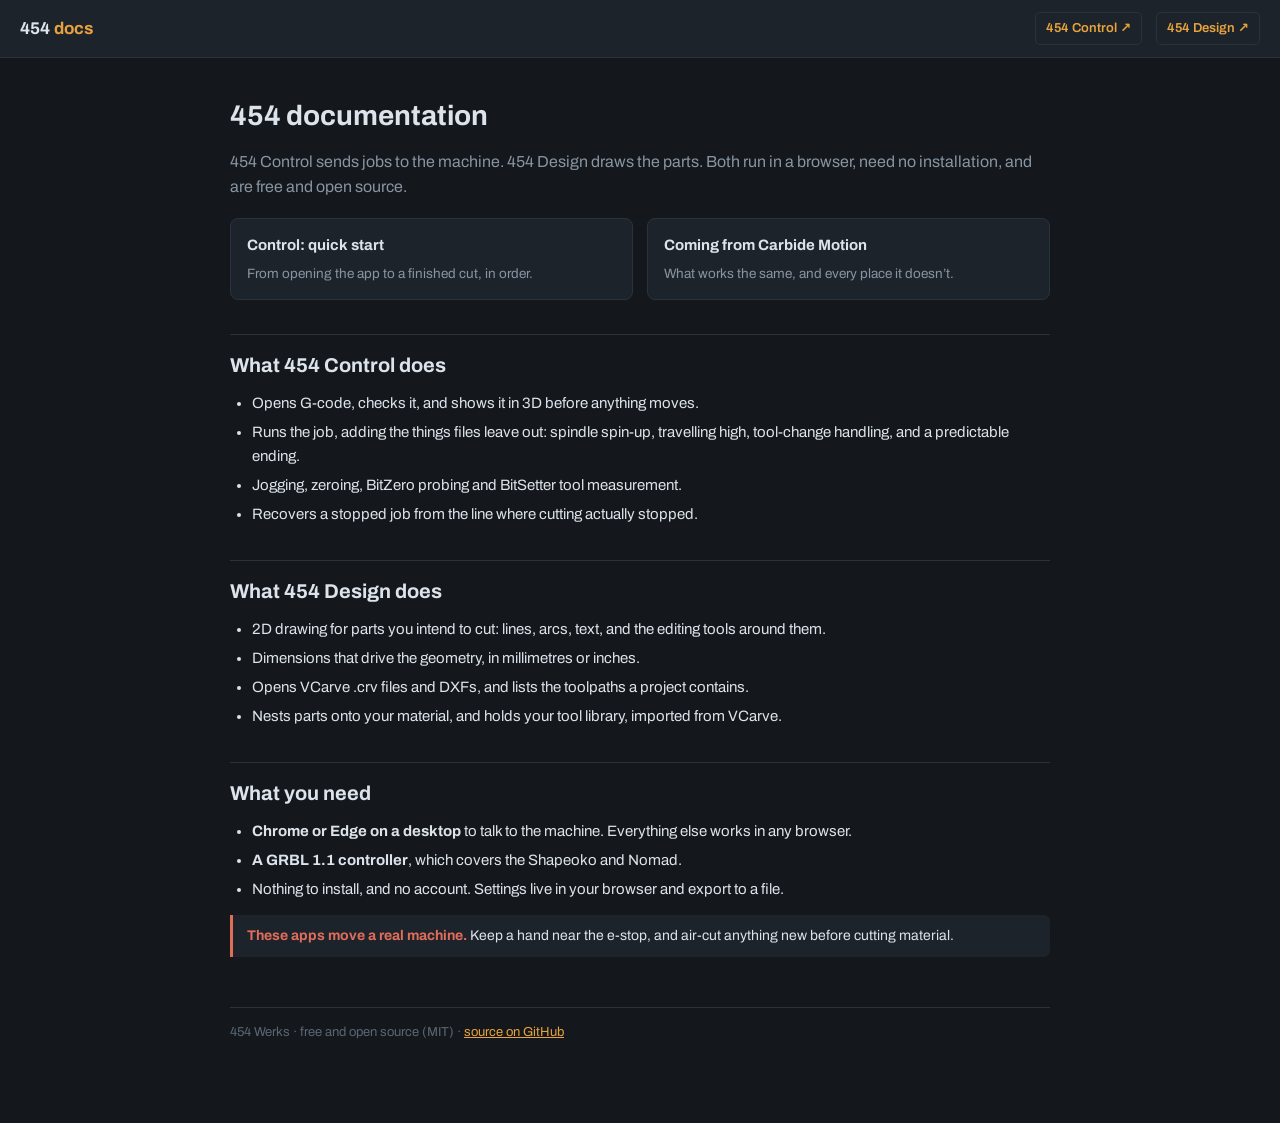
<file: docs/index.html>
<!DOCTYPE html>
<html lang="en">
<head>
<meta charset="UTF-8">
<meta name="viewport" content="width=device-width, initial-scale=1.0">
<title>Documentation · 454 docs</title>
<link rel="preconnect" href="https://fonts.googleapis.com">
<link href="https://fonts.googleapis.com/css2?family=Archivo:wght@400;500;600;700&family=JetBrains+Mono:wght@400;500&display=swap" rel="stylesheet">
<link rel="stylesheet" href="docs.css">
</head>
<body>
<header>
  <a class="brand" href="index.html">454<span> docs</span></a>
  <div class="spacer"></div>
  <a class="app" href="../index.html">454 Control &#8599;</a>
  <a class="app" href="../design.html">454 Design &#8599;</a>
</header>
<div class="wrap">

<h1>454 documentation</h1>
<p class="lede">454 Control sends jobs to the machine. 454 Design draws the parts. Both run in a
browser, need no installation, and are free and open source.</p>

<div class="cards">
  <a class="card" href="control-quickstart.html"><b>Control: quick start</b>
    <span>From opening the app to a finished cut, in order.</span></a>
  <a class="card" href="carbide-motion.html"><b>Coming from Carbide Motion</b>
    <span>What works the same, and every place it doesn&rsquo;t.</span></a>
</div>

<h2>What 454 Control does</h2>
<ul>
  <li>Opens G-code, checks it, and shows it in 3D before anything moves.</li>
  <li>Runs the job, adding the things files leave out: spindle spin-up, travelling high,
      tool-change handling, and a predictable ending.</li>
  <li>Jogging, zeroing, BitZero probing and BitSetter tool measurement.</li>
  <li>Recovers a stopped job from the line where cutting actually stopped.</li>
</ul>

<h2>What 454 Design does</h2>
<ul>
  <li>2D drawing for parts you intend to cut: lines, arcs, text, and the editing tools around them.</li>
  <li>Dimensions that drive the geometry, in millimetres or inches.</li>
  <li>Opens VCarve .crv files and DXFs, and lists the toolpaths a project contains.</li>
  <li>Nests parts onto your material, and holds your tool library, imported from VCarve.</li>
</ul>

<h2>What you need</h2>
<ul>
  <li><b>Chrome or Edge on a desktop</b> to talk to the machine. Everything else works in any browser.</li>
  <li><b>A GRBL 1.1 controller</b>, which covers the Shapeoko and Nomad.</li>
  <li>Nothing to install, and no account. Settings live in your browser and export to a file.</li>
</ul>

<div class="warn"><b>These apps move a real machine.</b>
Keep a hand near the e-stop, and air-cut anything new before cutting material.</div>

<footer>454 Werks &middot; free and open source (MIT) &middot; <a href="https://github.com/ctredway/kerf-repo">source on GitHub</a></footer>
</div>
<script>
// follow whatever theme and accent were chosen in the apps
(function(){
  var ACCENTS = {gold:'#e8a33d', red:'#e0533d', blue:'#4d9be6', green:'#4cc46a', purple:'#b07fe0', teal:'#3fbfae'};
  function hexToRgb(h){
    h = String(h||'').replace('#','');
    if (h.length === 3) h = h[0]+h[0]+h[1]+h[1]+h[2]+h[2];
    var v = parseInt(h,16);
    return isFinite(v) ? {r:(v>>16)&255, g:(v>>8)&255, b:v&255} : {r:232,g:163,b:61};
  }
  function apply(){
    var t = {};
    try{ t = JSON.parse(localStorage.getItem('454-theme') || '{}') || {}; }catch(e){}
    var hex = t.accent === 'custom' ? (t.accentHex || ACCENTS.gold) : (ACCENTS[t.accent] || ACCENTS.gold);
    var c = hexToRgb(hex), root = document.documentElement;
    root.setAttribute('data-theme', t.theme === 'light' ? 'light' : 'dark');
    root.style.setProperty('--amber', hex);
    root.style.setProperty('--accent-soft', 'rgba('+c.r+','+c.g+','+c.b+',.16)');
    root.style.setProperty('--accent-faint', 'rgba('+c.r+','+c.g+','+c.b+',.08)');
    var lum = (0.299*c.r + 0.587*c.g + 0.114*c.b)/255;
    root.style.setProperty('--on-accent', lum > 0.6 ? '#14181d' : '#fff');
  }
  apply();
  window.addEventListener('storage', function(e){ if (e.key === '454-theme') apply(); });
})();
</script>
</body>
</html>
</file>
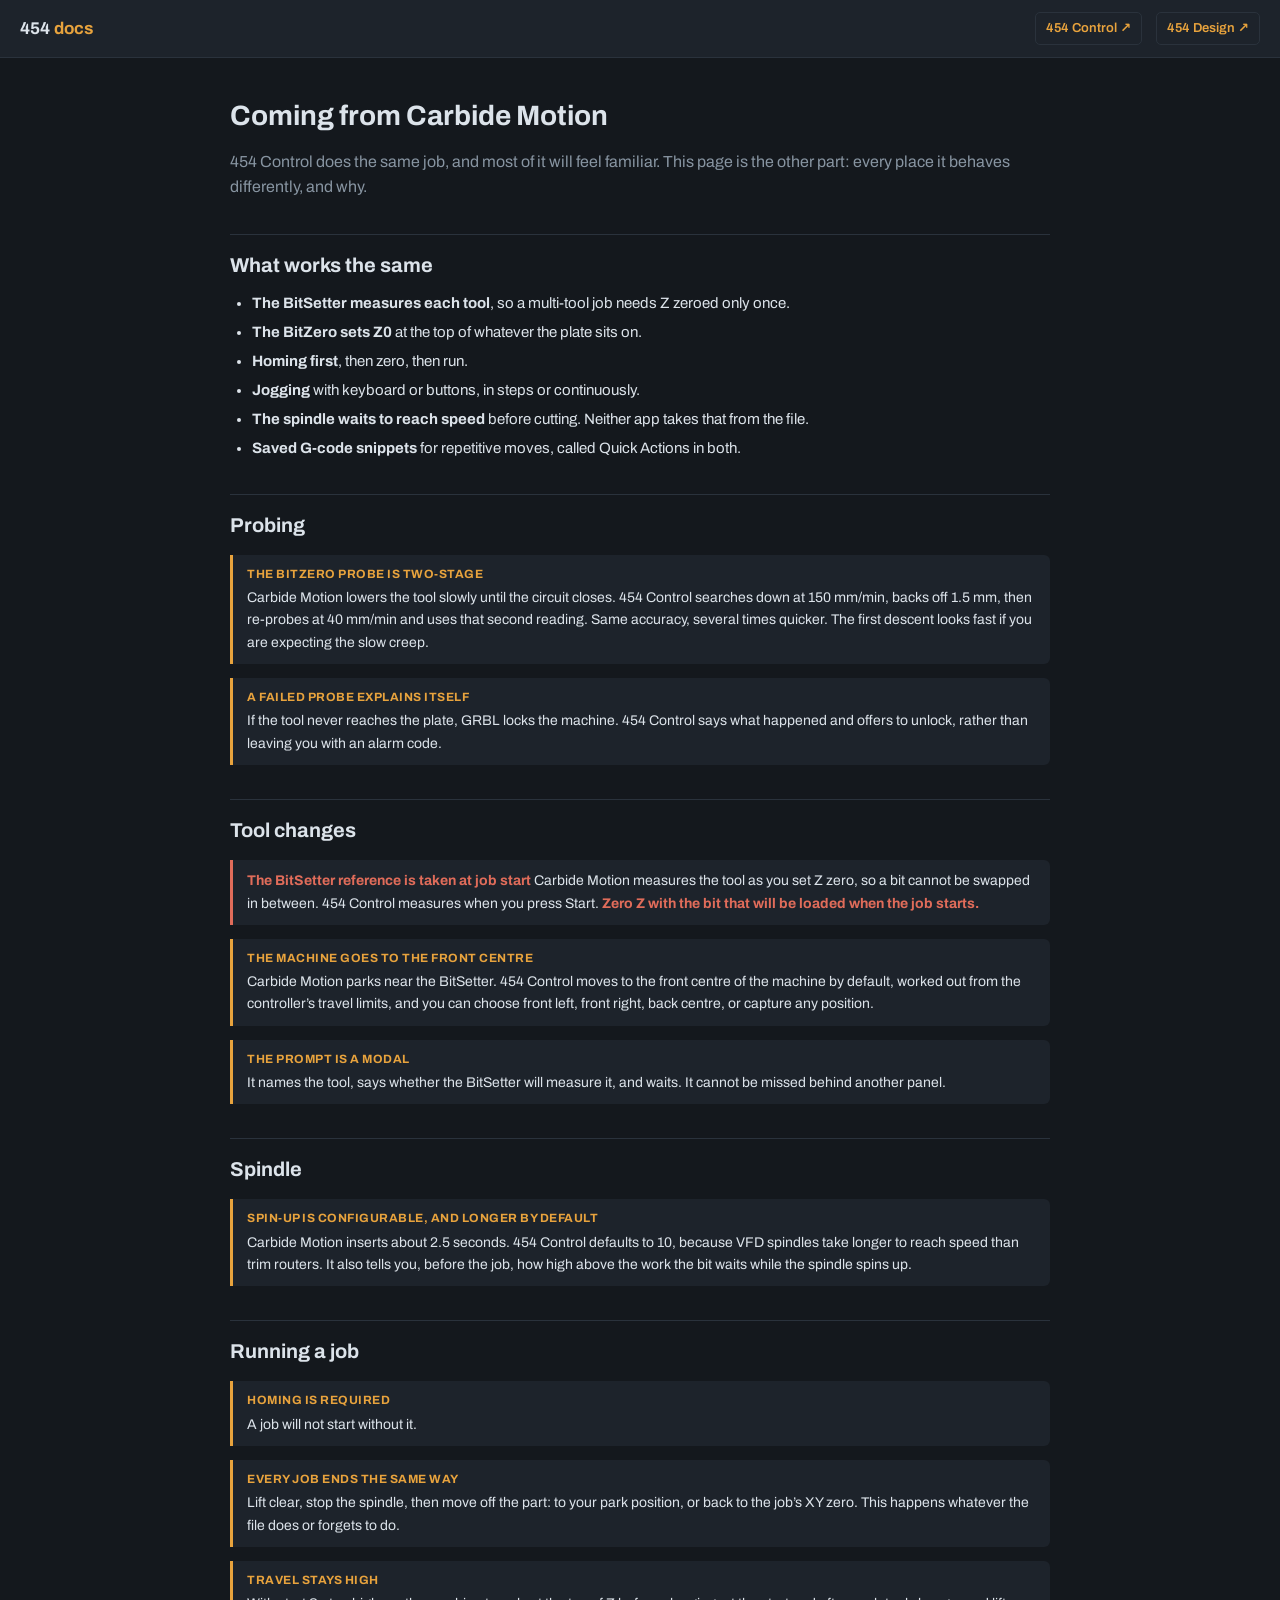
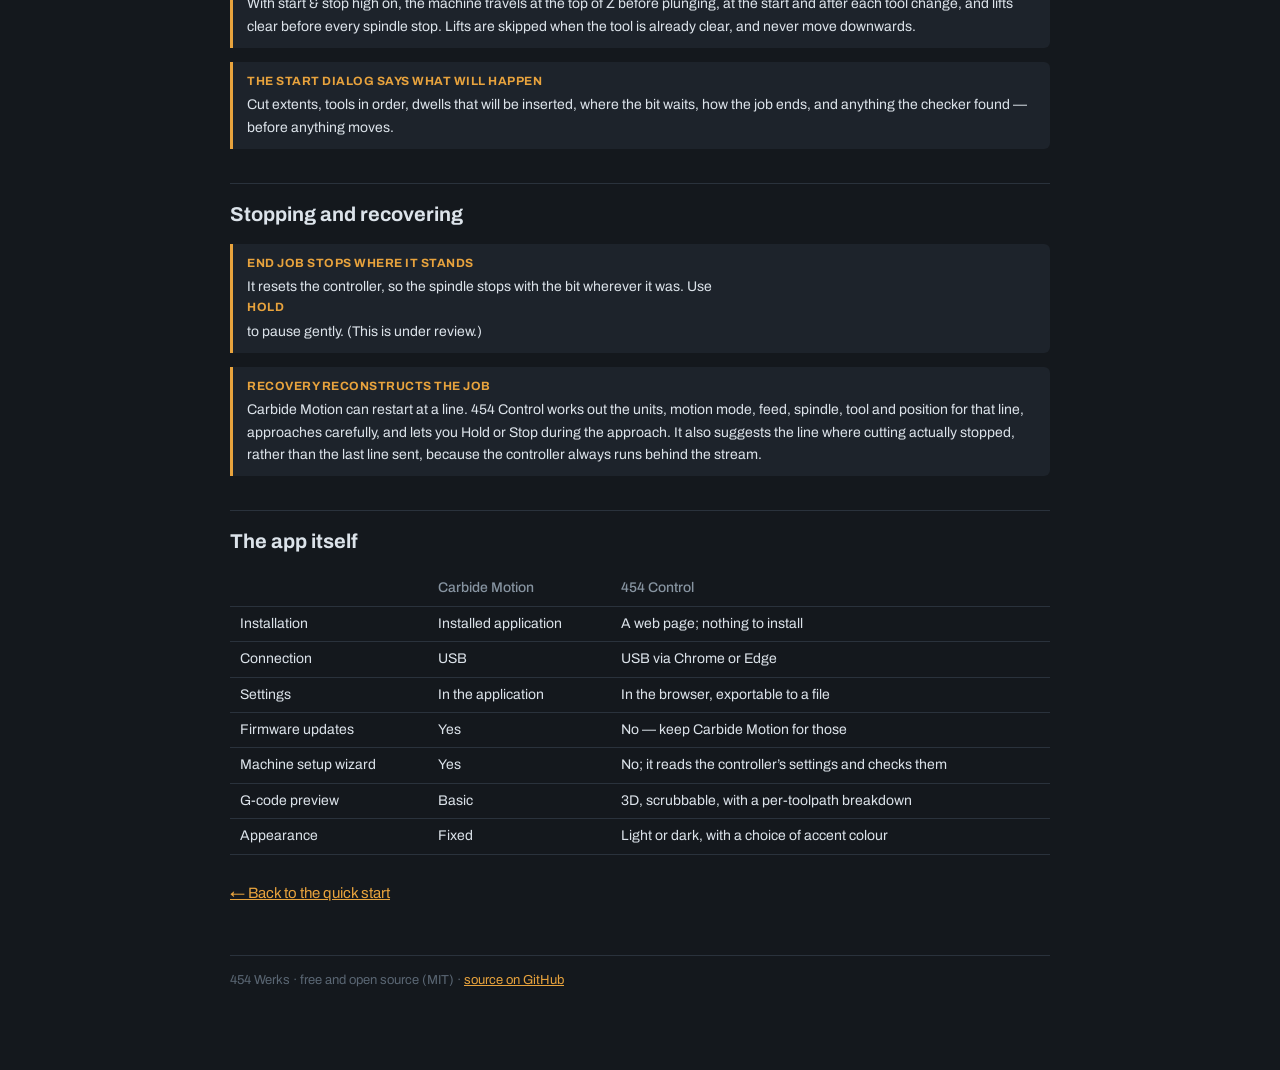
<file: docs/carbide-motion.html>
<!DOCTYPE html>
<html lang="en">
<head>
<meta charset="UTF-8">
<meta name="viewport" content="width=device-width, initial-scale=1.0">
<title>Coming from Carbide Motion · 454 docs</title>
<link rel="preconnect" href="https://fonts.googleapis.com">
<link href="https://fonts.googleapis.com/css2?family=Archivo:wght@400;500;600;700&family=JetBrains+Mono:wght@400;500&display=swap" rel="stylesheet">
<link rel="stylesheet" href="docs.css">
</head>
<body>
<header>
  <a class="brand" href="index.html">454<span> docs</span></a>
  <div class="spacer"></div>
  <a class="app" href="../index.html">454 Control &#8599;</a>
  <a class="app" href="../design.html">454 Design &#8599;</a>
</header>
<div class="wrap">

<h1>Coming from Carbide Motion</h1>
<p class="lede">454 Control does the same job, and most of it will feel familiar. This page is the
other part: every place it behaves differently, and why.</p>

<h2>What works the same</h2>
<ul>
  <li><b>The BitSetter measures each tool</b>, so a multi-tool job needs Z zeroed only once.</li>
  <li><b>The BitZero sets Z0</b> at the top of whatever the plate sits on.</li>
  <li><b>Homing first</b>, then zero, then run.</li>
  <li><b>Jogging</b> with keyboard or buttons, in steps or continuously.</li>
  <li><b>The spindle waits to reach speed</b> before cutting. Neither app takes that from the file.</li>
  <li><b>Saved G-code snippets</b> for repetitive moves, called Quick Actions in both.</li>
</ul>

<h2>Probing</h2>
<div class="cm diff"><b>The BitZero probe is two-stage</b>
Carbide Motion lowers the tool slowly until the circuit closes. 454 Control searches down at
150 mm/min, backs off 1.5 mm, then re-probes at 40 mm/min and uses that second reading. Same
accuracy, several times quicker. The first descent looks fast if you are expecting the slow creep.</div>

<div class="cm diff"><b>A failed probe explains itself</b>
If the tool never reaches the plate, GRBL locks the machine. 454 Control says what happened and
offers to unlock, rather than leaving you with an alarm code.</div>

<h2>Tool changes</h2>
<div class="warn"><b>The BitSetter reference is taken at job start</b>
Carbide Motion measures the tool as you set Z zero, so a bit cannot be swapped in between.
454 Control measures when you press Start. <b>Zero Z with the bit that will be loaded when the
job starts.</b></div>

<div class="cm diff"><b>The machine goes to the front centre</b>
Carbide Motion parks near the BitSetter. 454 Control moves to the front centre of the machine by
default, worked out from the controller&rsquo;s travel limits, and you can choose front left, front
right, back centre, or capture any position.</div>

<div class="cm diff"><b>The prompt is a modal</b>
It names the tool, says whether the BitSetter will measure it, and waits. It cannot be missed
behind another panel.</div>

<h2>Spindle</h2>
<div class="cm diff"><b>Spin-up is configurable, and longer by default</b>
Carbide Motion inserts about 2.5 seconds. 454 Control defaults to 10, because VFD spindles take
longer to reach speed than trim routers. It also tells you, before the job, how high above the
work the bit waits while the spindle spins up.</div>

<h2>Running a job</h2>
<div class="cm diff"><b>Homing is required</b>
A job will not start without it.</div>

<div class="cm diff"><b>Every job ends the same way</b>
Lift clear, stop the spindle, then move off the part: to your park position, or back to the
job&rsquo;s XY zero. This happens whatever the file does or forgets to do.</div>

<div class="cm diff"><b>Travel stays high</b>
With start &amp; stop high on, the machine travels at the top of Z before plunging, at the start and
after each tool change, and lifts clear before every spindle stop. Lifts are skipped when the tool
is already clear, and never move downwards.</div>

<div class="cm diff"><b>The start dialog says what will happen</b>
Cut extents, tools in order, dwells that will be inserted, where the bit waits, how the job ends,
and anything the checker found &mdash; before anything moves.</div>

<h2>Stopping and recovering</h2>
<div class="cm diff"><b>End job stops where it stands</b>
It resets the controller, so the spindle stops with the bit wherever it was. Use <b>Hold</b> to
pause gently. (This is under review.)</div>

<div class="cm diff"><b>Recovery reconstructs the job</b>
Carbide Motion can restart at a line. 454 Control works out the units, motion mode, feed, spindle,
tool and position for that line, approaches carefully, and lets you Hold or Stop during the
approach. It also suggests the line where cutting actually stopped, rather than the last line sent,
because the controller always runs behind the stream.</div>

<h2>The app itself</h2>
<table>
  <tr><th></th><th>Carbide Motion</th><th>454 Control</th></tr>
  <tr><td>Installation</td><td>Installed application</td><td>A web page; nothing to install</td></tr>
  <tr><td>Connection</td><td>USB</td><td>USB via Chrome or Edge</td></tr>
  <tr><td>Settings</td><td>In the application</td><td>In the browser, exportable to a file</td></tr>
  <tr><td>Firmware updates</td><td>Yes</td><td>No &mdash; keep Carbide Motion for those</td></tr>
  <tr><td>Machine setup wizard</td><td>Yes</td><td>No; it reads the controller&rsquo;s settings and checks them</td></tr>
  <tr><td>G-code preview</td><td>Basic</td><td>3D, scrubbable, with a per-toolpath breakdown</td></tr>
  <tr><td>Appearance</td><td>Fixed</td><td>Light or dark, with a choice of accent colour</td></tr>
</table>

<p style="margin-top:26px"><a href="control-quickstart.html">&larr; Back to the quick start</a></p>

<footer>454 Werks &middot; free and open source (MIT) &middot; <a href="https://github.com/ctredway/kerf-repo">source on GitHub</a></footer>
</div>
<script>
// follow whatever theme and accent were chosen in the apps
(function(){
  var ACCENTS = {gold:'#e8a33d', red:'#e0533d', blue:'#4d9be6', green:'#4cc46a', purple:'#b07fe0', teal:'#3fbfae'};
  function hexToRgb(h){
    h = String(h||'').replace('#','');
    if (h.length === 3) h = h[0]+h[0]+h[1]+h[1]+h[2]+h[2];
    var v = parseInt(h,16);
    return isFinite(v) ? {r:(v>>16)&255, g:(v>>8)&255, b:v&255} : {r:232,g:163,b:61};
  }
  function apply(){
    var t = {};
    try{ t = JSON.parse(localStorage.getItem('454-theme') || '{}') || {}; }catch(e){}
    var hex = t.accent === 'custom' ? (t.accentHex || ACCENTS.gold) : (ACCENTS[t.accent] || ACCENTS.gold);
    var c = hexToRgb(hex), root = document.documentElement;
    root.setAttribute('data-theme', t.theme === 'light' ? 'light' : 'dark');
    root.style.setProperty('--amber', hex);
    root.style.setProperty('--accent-soft', 'rgba('+c.r+','+c.g+','+c.b+',.16)');
    root.style.setProperty('--accent-faint', 'rgba('+c.r+','+c.g+','+c.b+',.08)');
    var lum = (0.299*c.r + 0.587*c.g + 0.114*c.b)/255;
    root.style.setProperty('--on-accent', lum > 0.6 ? '#14181d' : '#fff');
  }
  apply();
  window.addEventListener('storage', function(e){ if (e.key === '454-theme') apply(); });
})();
</script>
</body>
</html>
</file>
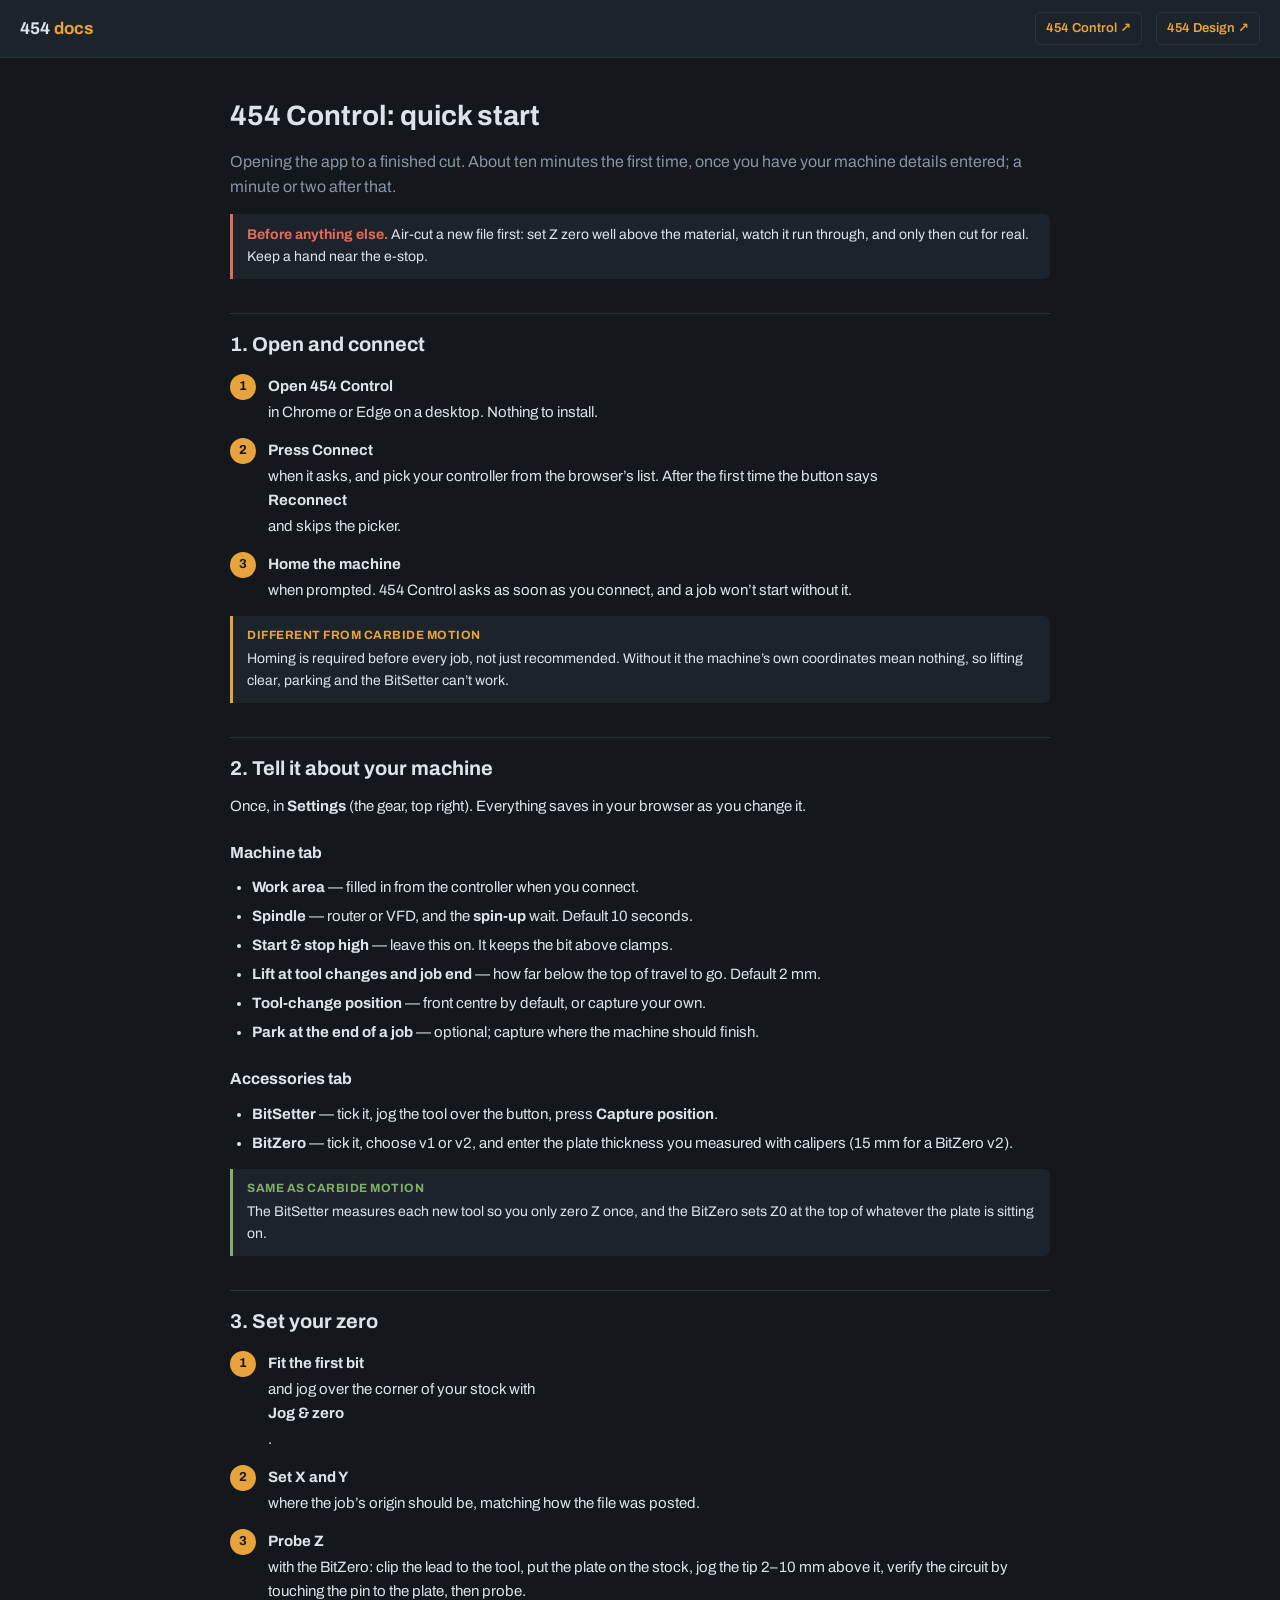
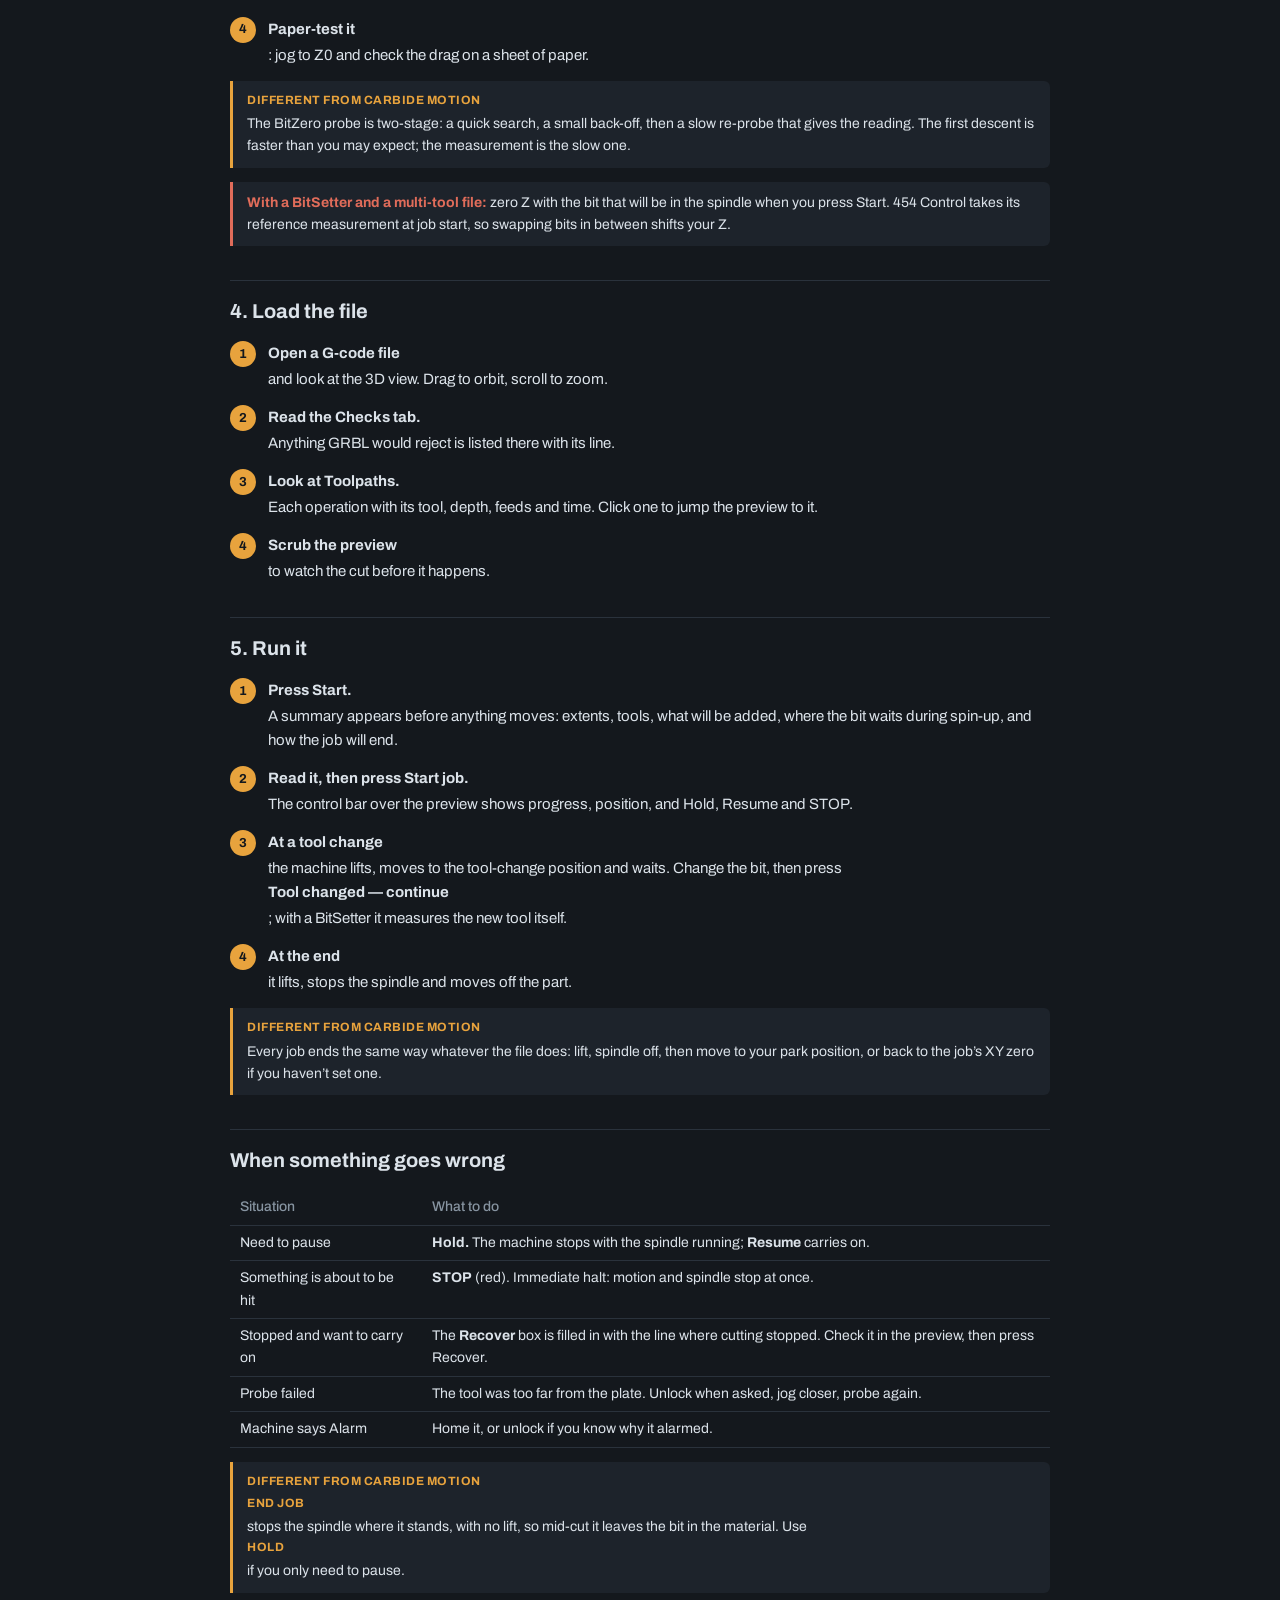
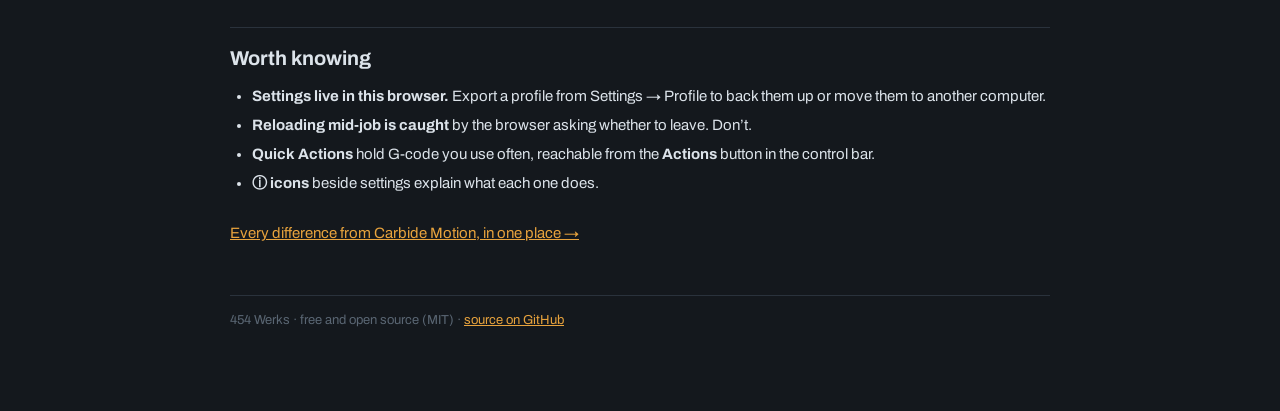
<file: docs/control-quickstart.html>
<!DOCTYPE html>
<html lang="en">
<head>
<meta charset="UTF-8">
<meta name="viewport" content="width=device-width, initial-scale=1.0">
<title>Control quick start · 454 docs</title>
<link rel="preconnect" href="https://fonts.googleapis.com">
<link href="https://fonts.googleapis.com/css2?family=Archivo:wght@400;500;600;700&family=JetBrains+Mono:wght@400;500&display=swap" rel="stylesheet">
<link rel="stylesheet" href="docs.css">
</head>
<body>
<header>
  <a class="brand" href="index.html">454<span> docs</span></a>
  <div class="spacer"></div>
  <a class="app" href="../index.html">454 Control &#8599;</a>
  <a class="app" href="../design.html">454 Design &#8599;</a>
</header>
<div class="wrap">

<h1>454 Control: quick start</h1>
<p class="lede">Opening the app to a finished cut. About ten minutes the first time, once you have
your machine details entered; a minute or two after that.</p>

<div class="warn"><b>Before anything else.</b> Air-cut a new file first: set Z zero well above the
material, watch it run through, and only then cut for real. Keep a hand near the e-stop.</div>

<h2>1. Open and connect</h2>
<ol class="steps">
  <li><b>Open 454 Control</b> in Chrome or Edge on a desktop. Nothing to install.</li>
  <li><b>Press Connect</b> when it asks, and pick your controller from the browser&rsquo;s list.
      After the first time the button says <b>Reconnect</b> and skips the picker.</li>
  <li><b>Home the machine</b> when prompted. 454 Control asks as soon as you connect, and a job
      won&rsquo;t start without it.</li>
</ol>

<div class="cm diff"><b>Different from Carbide Motion</b>
Homing is required before every job, not just recommended. Without it the machine&rsquo;s own
coordinates mean nothing, so lifting clear, parking and the BitSetter can&rsquo;t work.</div>

<h2>2. Tell it about your machine</h2>
<p>Once, in <b>Settings</b> (the gear, top right). Everything saves in your browser as you change it.</p>

<h3>Machine tab</h3>
<ul>
  <li><b>Work area</b> &mdash; filled in from the controller when you connect.</li>
  <li><b>Spindle</b> &mdash; router or VFD, and the <b>spin-up</b> wait. Default 10 seconds.</li>
  <li><b>Start &amp; stop high</b> &mdash; leave this on. It keeps the bit above clamps.</li>
  <li><b>Lift at tool changes and job end</b> &mdash; how far below the top of travel to go. Default 2 mm.</li>
  <li><b>Tool-change position</b> &mdash; front centre by default, or capture your own.</li>
  <li><b>Park at the end of a job</b> &mdash; optional; capture where the machine should finish.</li>
</ul>

<h3>Accessories tab</h3>
<ul>
  <li><b>BitSetter</b> &mdash; tick it, jog the tool over the button, press <b>Capture position</b>.</li>
  <li><b>BitZero</b> &mdash; tick it, choose v1 or v2, and enter the plate thickness you measured
      with calipers (15 mm for a BitZero v2).</li>
</ul>

<div class="cm same"><b>Same as Carbide Motion</b>
The BitSetter measures each new tool so you only zero Z once, and the BitZero sets Z0 at the top
of whatever the plate is sitting on.</div>

<h2>3. Set your zero</h2>
<ol class="steps">
  <li><b>Fit the first bit</b> and jog over the corner of your stock with <b>Jog &amp; zero</b>.</li>
  <li><b>Set X and Y</b> where the job&rsquo;s origin should be, matching how the file was posted.</li>
  <li><b>Probe Z</b> with the BitZero: clip the lead to the tool, put the plate on the stock,
      jog the tip 2&ndash;10 mm above it, verify the circuit by touching the pin to the plate, then probe.</li>
  <li><b>Paper-test it</b>: jog to Z0 and check the drag on a sheet of paper.</li>
</ol>

<div class="cm diff"><b>Different from Carbide Motion</b>
The BitZero probe is two-stage: a quick search, a small back-off, then a slow re-probe that gives
the reading. The first descent is faster than you may expect; the measurement is the slow one.</div>

<div class="warn"><b>With a BitSetter and a multi-tool file:</b> zero Z with the bit that will be in
the spindle when you press Start. 454 Control takes its reference measurement at job start, so
swapping bits in between shifts your Z.</div>

<h2>4. Load the file</h2>
<ol class="steps">
  <li><b>Open a G-code file</b> and look at the 3D view. Drag to orbit, scroll to zoom.</li>
  <li><b>Read the Checks tab.</b> Anything GRBL would reject is listed there with its line.</li>
  <li><b>Look at Toolpaths.</b> Each operation with its tool, depth, feeds and time. Click one to
      jump the preview to it.</li>
  <li><b>Scrub the preview</b> to watch the cut before it happens.</li>
</ol>

<h2>5. Run it</h2>
<ol class="steps">
  <li><b>Press Start.</b> A summary appears before anything moves: extents, tools, what will be
      added, where the bit waits during spin-up, and how the job will end.</li>
  <li><b>Read it, then press Start job.</b> The control bar over the preview shows progress,
      position, and Hold, Resume and STOP.</li>
  <li><b>At a tool change</b> the machine lifts, moves to the tool-change position and waits.
      Change the bit, then press <b>Tool changed &mdash; continue</b>; with a BitSetter it measures
      the new tool itself.</li>
  <li><b>At the end</b> it lifts, stops the spindle and moves off the part.</li>
</ol>

<div class="cm diff"><b>Different from Carbide Motion</b>
Every job ends the same way whatever the file does: lift, spindle off, then move to your park
position, or back to the job&rsquo;s XY zero if you haven&rsquo;t set one.</div>

<h2>When something goes wrong</h2>
<table>
  <tr><th>Situation</th><th>What to do</th></tr>
  <tr><td>Need to pause</td><td><b>Hold.</b> The machine stops with the spindle running; <b>Resume</b> carries on.</td></tr>
  <tr><td>Something is about to be hit</td><td><b>STOP</b> (red). Immediate halt: motion and spindle stop at once.</td></tr>
  <tr><td>Stopped and want to carry on</td><td>The <b>Recover</b> box is filled in with the line where cutting stopped. Check it in the preview, then press Recover.</td></tr>
  <tr><td>Probe failed</td><td>The tool was too far from the plate. Unlock when asked, jog closer, probe again.</td></tr>
  <tr><td>Machine says Alarm</td><td>Home it, or unlock if you know why it alarmed.</td></tr>
</table>

<div class="cm diff"><b>Different from Carbide Motion</b>
<b>End job</b> stops the spindle where it stands, with no lift, so mid-cut it leaves the bit in the
material. Use <b>Hold</b> if you only need to pause.</div>

<h2>Worth knowing</h2>
<ul>
  <li><b>Settings live in this browser.</b> Export a profile from Settings &rarr; Profile to back
      them up or move them to another computer.</li>
  <li><b>Reloading mid-job is caught</b> by the browser asking whether to leave. Don&rsquo;t.</li>
  <li><b>Quick Actions</b> hold G-code you use often, reachable from the <b>Actions</b> button in
      the control bar.</li>
  <li><b>ⓘ icons</b> beside settings explain what each one does.</li>
</ul>

<p style="margin-top:26px"><a href="carbide-motion.html">Every difference from Carbide Motion, in one place &rarr;</a></p>

<footer>454 Werks &middot; free and open source (MIT) &middot; <a href="https://github.com/ctredway/kerf-repo">source on GitHub</a></footer>
</div>
<script>
// follow whatever theme and accent were chosen in the apps
(function(){
  var ACCENTS = {gold:'#e8a33d', red:'#e0533d', blue:'#4d9be6', green:'#4cc46a', purple:'#b07fe0', teal:'#3fbfae'};
  function hexToRgb(h){
    h = String(h||'').replace('#','');
    if (h.length === 3) h = h[0]+h[0]+h[1]+h[1]+h[2]+h[2];
    var v = parseInt(h,16);
    return isFinite(v) ? {r:(v>>16)&255, g:(v>>8)&255, b:v&255} : {r:232,g:163,b:61};
  }
  function apply(){
    var t = {};
    try{ t = JSON.parse(localStorage.getItem('454-theme') || '{}') || {}; }catch(e){}
    var hex = t.accent === 'custom' ? (t.accentHex || ACCENTS.gold) : (ACCENTS[t.accent] || ACCENTS.gold);
    var c = hexToRgb(hex), root = document.documentElement;
    root.setAttribute('data-theme', t.theme === 'light' ? 'light' : 'dark');
    root.style.setProperty('--amber', hex);
    root.style.setProperty('--accent-soft', 'rgba('+c.r+','+c.g+','+c.b+',.16)');
    root.style.setProperty('--accent-faint', 'rgba('+c.r+','+c.g+','+c.b+',.08)');
    var lum = (0.299*c.r + 0.587*c.g + 0.114*c.b)/255;
    root.style.setProperty('--on-accent', lum > 0.6 ? '#14181d' : '#fff');
  }
  apply();
  window.addEventListener('storage', function(e){ if (e.key === '454-theme') apply(); });
})();
</script>
</body>
</html>
</file>
<file: docs/docs.css>
/* 454 documentation — shares the apps' palette, including the theme and accent the
   person chose in either app (stored under the '454-theme' key). */
:root{
  --bg:#14181d; --panel:#1d232b; --panel-deep:#171c22; --line:#2a323c;
  --ink:#dce3ea; --muted:#8794a1; --faint:#5a6673;
  --amber:#e8a33d; --accent-soft:rgba(232,163,61,.16); --accent-faint:rgba(232,163,61,.08);
  --on-accent:#1a1407;
  --err:#e06c5a; --ok:#7fb069; --info:#6fa8dc;
  --mono:'JetBrains Mono',ui-monospace,monospace;
  --sans:'Archivo',system-ui,-apple-system,sans-serif;
}
:root[data-theme="light"]{
  --bg:#eef1f4; --panel:#ffffff; --panel-deep:#f4f6f8; --line:#d3d9e0;
  --ink:#1c2228; --muted:#5d6b78; --faint:#8b98a5;
  --err:#b3382a; --ok:#3f7a2e; --info:#1d6fb8;
}
*{box-sizing:border-box;margin:0;padding:0}
body{background:var(--bg);color:var(--ink);font-family:var(--sans);font-size:15px;line-height:1.6}

header{display:flex;align-items:center;gap:14px;padding:12px 20px;background:var(--panel);
  border-bottom:1px solid var(--line);position:sticky;top:0;z-index:5;flex-wrap:wrap}
header .brand{font-weight:700;font-size:17px;letter-spacing:.2px;text-decoration:none;color:var(--ink)}
header .brand span{color:var(--amber)}
header .spacer{flex:1}
header a.app{color:var(--amber);text-decoration:none;font-size:13px;font-weight:600;padding:5px 10px;
  border:1px solid var(--line);border-radius:5px;white-space:nowrap}
header a.app:hover{border-color:var(--amber);background:var(--accent-faint)}

.wrap{max-width:860px;margin:0 auto;padding:28px 20px 80px}
h1{font-size:28px;margin:8px 0 6px}
h2{font-size:20px;margin:34px 0 10px;padding-top:14px;border-top:1px solid var(--line)}
h3{font-size:16px;margin:22px 0 6px}
p,li{color:var(--ink)}
p{margin:10px 0}
ul,ol{margin:10px 0 10px 22px}
li{margin:5px 0}
.lede{color:var(--muted);font-size:16px}
a{color:var(--amber)}
code,kbd{font-family:var(--mono);font-size:13px;background:var(--panel-deep);border:1px solid var(--line);
  border-radius:4px;padding:1px 5px}
kbd{font-weight:600}

/* the two markers used throughout: what matches Carbide Motion and what doesn't */
.cm{border-left:3px solid var(--line);background:var(--panel);border-radius:0 6px 6px 0;
  padding:10px 14px;margin:14px 0;font-size:14px}
.cm b{display:block;font-size:12px;text-transform:uppercase;letter-spacing:.5px;margin-bottom:3px}
.cm.same{border-left-color:var(--ok)} .cm.same b{color:var(--ok)}
.cm.diff{border-left-color:var(--amber)} .cm.diff b{color:var(--amber)}
.warn{border-left:3px solid var(--err);background:var(--panel);border-radius:0 6px 6px 0;
  padding:10px 14px;margin:14px 0;font-size:14px}
.warn b{color:var(--err)}

.steps{counter-reset:s;list-style:none;margin-left:0}
.steps>li{counter-increment:s;position:relative;padding-left:38px;margin:14px 0}
.steps>li::before{content:counter(s);position:absolute;left:0;top:0;width:26px;height:26px;
  border-radius:50%;background:var(--amber);color:var(--on-accent);font-weight:700;font-size:13px;
  display:flex;align-items:center;justify-content:center}
.steps>li b{display:block;margin-bottom:2px}

table{border-collapse:collapse;width:100%;margin:14px 0;font-size:14px}
th{text-align:left;color:var(--muted);font-weight:500;padding:6px 10px;border-bottom:1px solid var(--line)}
td{padding:6px 10px;border-bottom:1px solid var(--line);vertical-align:top}

.cards{display:grid;grid-template-columns:repeat(auto-fit,minmax(240px,1fr));gap:14px;margin:18px 0}
.card{display:block;text-decoration:none;color:var(--ink);background:var(--panel);
  border:1px solid var(--line);border-radius:8px;padding:14px 16px}
.card:hover{border-color:var(--amber)}
.card b{display:block;font-size:15px;margin-bottom:4px}
.card span{color:var(--muted);font-size:13.5px}
footer{color:var(--faint);font-size:13px;margin-top:50px;border-top:1px solid var(--line);padding-top:14px}
</file>
